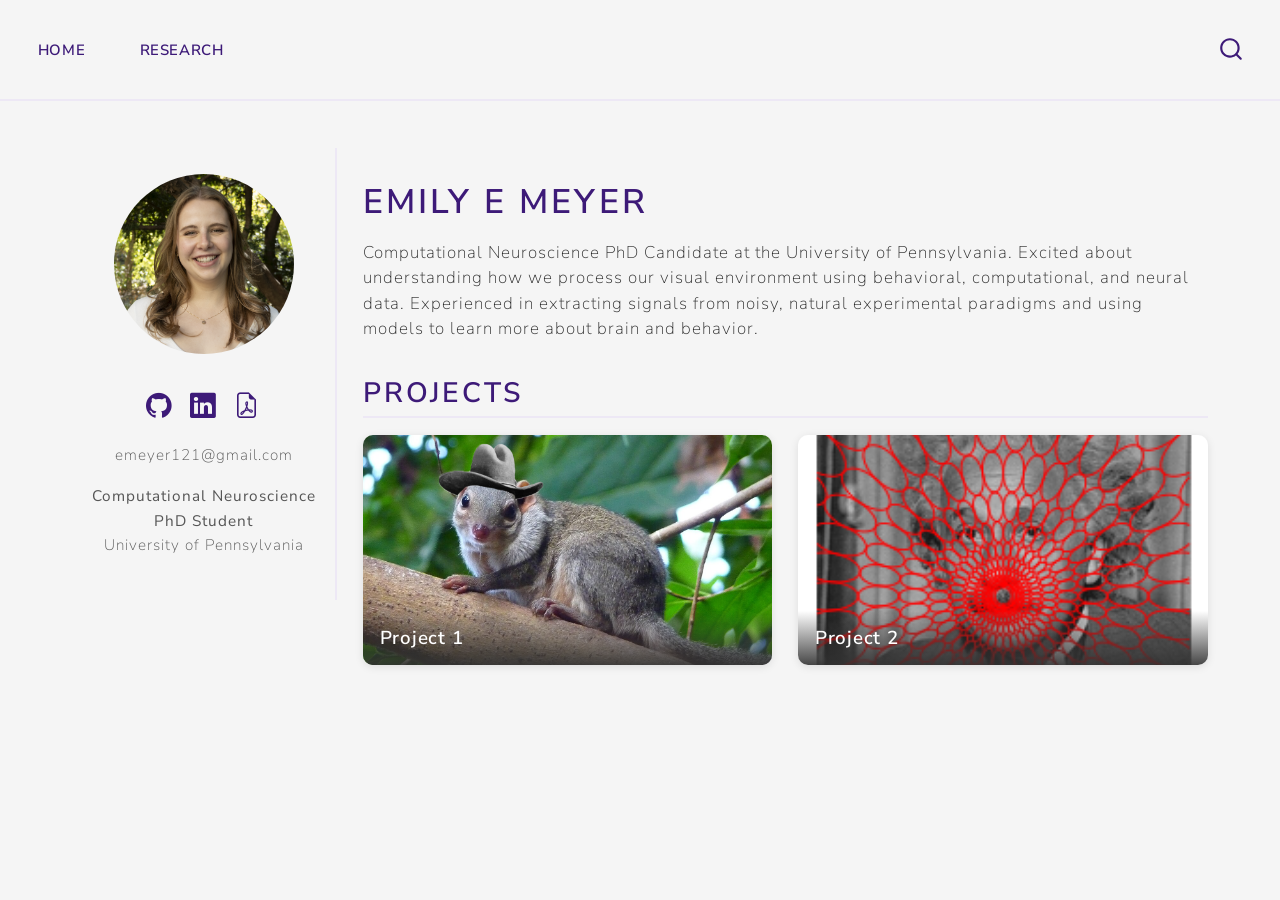
<file: docs/index.html>
<!DOCTYPE html>
<html xmlns="http://www.w3.org/1999/xhtml" lang="en" xml:lang="en"><head>

<meta charset="utf-8">
<meta name="generator" content="quarto-1.6.40">

<meta name="viewport" content="width=device-width, initial-scale=1.0, user-scalable=yes">


<title>Emily E Meyer</title>
<style>
code{white-space: pre-wrap;}
span.smallcaps{font-variant: small-caps;}
div.columns{display: flex; gap: min(4vw, 1.5em);}
div.column{flex: auto; overflow-x: auto;}
div.hanging-indent{margin-left: 1.5em; text-indent: -1.5em;}
ul.task-list{list-style: none;}
ul.task-list li input[type="checkbox"] {
  width: 0.8em;
  margin: 0 0.8em 0.2em -1em; /* quarto-specific, see https://github.com/quarto-dev/quarto-cli/issues/4556 */ 
  vertical-align: middle;
}
</style>


<script src="site_libs/quarto-nav/quarto-nav.js"></script>
<script src="site_libs/quarto-nav/headroom.min.js"></script>
<script src="site_libs/clipboard/clipboard.min.js"></script>
<script src="site_libs/quarto-search/autocomplete.umd.js"></script>
<script src="site_libs/quarto-search/fuse.min.js"></script>
<script src="site_libs/quarto-search/quarto-search.js"></script>
<meta name="quarto:offset" content="./">
<script src="site_libs/quarto-html/quarto.js"></script>
<script src="site_libs/quarto-html/popper.min.js"></script>
<script src="site_libs/quarto-html/tippy.umd.min.js"></script>
<script src="site_libs/quarto-html/anchor.min.js"></script>
<link href="site_libs/quarto-html/tippy.css" rel="stylesheet">
<link href="site_libs/quarto-html/quarto-syntax-highlighting-549806ee2085284f45b00abea8c6df48.css" rel="stylesheet" id="quarto-text-highlighting-styles">
<script src="site_libs/bootstrap/bootstrap.min.js"></script>
<link href="site_libs/bootstrap/bootstrap-icons.css" rel="stylesheet">
<link href="site_libs/bootstrap/bootstrap-954bb99f313eb32729b46c2f1ee35968.min.css" rel="stylesheet" append-hash="true" id="quarto-bootstrap" data-mode="light">
<script id="quarto-search-options" type="application/json">{
  "location": "navbar",
  "copy-button": false,
  "collapse-after": 3,
  "panel-placement": "end",
  "type": "overlay",
  "limit": 50,
  "keyboard-shortcut": [
    "f",
    "/",
    "s"
  ],
  "show-item-context": false,
  "language": {
    "search-no-results-text": "No results",
    "search-matching-documents-text": "matching documents",
    "search-copy-link-title": "Copy link to search",
    "search-hide-matches-text": "Hide additional matches",
    "search-more-match-text": "more match in this document",
    "search-more-matches-text": "more matches in this document",
    "search-clear-button-title": "Clear",
    "search-text-placeholder": "",
    "search-detached-cancel-button-title": "Cancel",
    "search-submit-button-title": "Submit",
    "search-label": "Search"
  }
}</script>


<link rel="stylesheet" href="styles.css">
</head>

<body class="nav-fixed">

<div id="quarto-search-results"></div>
  <header id="quarto-header" class="headroom fixed-top">
    <nav class="navbar navbar-expand-lg " data-bs-theme="dark">
      <div class="navbar-container container-fluid">
            <div id="quarto-search" class="" title="Search"></div>
          <button class="navbar-toggler" type="button" data-bs-toggle="collapse" data-bs-target="#navbarCollapse" aria-controls="navbarCollapse" role="menu" aria-expanded="false" aria-label="Toggle navigation" onclick="if (window.quartoToggleHeadroom) { window.quartoToggleHeadroom(); }">
  <span class="navbar-toggler-icon"></span>
</button>
          <div class="collapse navbar-collapse" id="navbarCollapse">
            <ul class="navbar-nav navbar-nav-scroll me-auto">
  <li class="nav-item">
    <a class="nav-link active" href="./index.html" aria-current="page"> 
<span class="menu-text">Home</span></a>
  </li>  
  <li class="nav-item">
    <a class="nav-link" href="./posts/index.qmd"> 
<span class="menu-text">Research</span></a>
  </li>  
</ul>
          </div> <!-- /navcollapse -->
            <div class="quarto-navbar-tools">
</div>
      </div> <!-- /container-fluid -->
    </nav>
</header>
<!-- content -->
<div id="quarto-content" class="quarto-container page-columns page-rows-contents page-layout-full page-navbar">
<!-- sidebar -->
<!-- margin-sidebar -->
    
<!-- main -->
<main class="content column-page" id="quarto-document-content"><header id="title-block-header" class="quarto-title-block"></header>




<div class="grid">
<div class="g-col-3">
<div class="sidebar-container">
<p><img src="assets/headshot.png" class="profile-pic img-fluid"></p>
<div class="social-icons">
  <a href="https://github.com/emeyer121" target="_blank">
    <i class="bi bi-github"></i>
  </a>
  <a href="https://linkedin.com/in/emeyer121" target="_blank">
    <i class="bi bi-linkedin"></i>
  </a>
  <a href="assets/cv.pdf" target="_blank">
    <i class="bi bi-file-earmark-pdf"></i>
  </a>
</div>
<div class="contact-info">
<p>emeyer121@gmail.com</p>
<p><strong>Computational Neuroscience PhD Student</strong><br>
University of Pennsylvania</p>
</div>
</div>
</div>
<section id="emily-e-meyer" class="level1 g-col-9">
<h1>Emily E Meyer</h1>
<p>Computational Neuroscience PhD Candidate at the University of Pennsylvania. Excited about understanding how we process our visual environment using behavioral, computational, and neural data. Experienced in extracting signals from noisy, natural experimental paradigms and using models to learn more about brain and behavior.</p>
<section id="projects" class="level2">
<h2 class="anchored" data-anchor-id="projects">Projects</h2>
<div class="project-grid">

  <a href="posts/project1/index.html" class="project-card">
    <img src="assets/shrew.png" alt="Project 1">
    <div class="project-overlay"><span>Project 1</span></div>
  </a>

  <a href="posts/project2/index.html" class="project-card">
    <img src="assets/einstein_windows.png" alt="Project 2">
    <div class="project-overlay"><span>Project 2</span></div>
  </a>

</div>
</section>
</section>
</div>



</main> <!-- /main -->
<script id="quarto-html-after-body" type="application/javascript">
window.document.addEventListener("DOMContentLoaded", function (event) {
  const toggleBodyColorMode = (bsSheetEl) => {
    const mode = bsSheetEl.getAttribute("data-mode");
    const bodyEl = window.document.querySelector("body");
    if (mode === "dark") {
      bodyEl.classList.add("quarto-dark");
      bodyEl.classList.remove("quarto-light");
    } else {
      bodyEl.classList.add("quarto-light");
      bodyEl.classList.remove("quarto-dark");
    }
  }
  const toggleBodyColorPrimary = () => {
    const bsSheetEl = window.document.querySelector("link#quarto-bootstrap");
    if (bsSheetEl) {
      toggleBodyColorMode(bsSheetEl);
    }
  }
  toggleBodyColorPrimary();  
  const icon = "";
  const anchorJS = new window.AnchorJS();
  anchorJS.options = {
    placement: 'right',
    icon: icon
  };
  anchorJS.add('.anchored');
  const isCodeAnnotation = (el) => {
    for (const clz of el.classList) {
      if (clz.startsWith('code-annotation-')) {                     
        return true;
      }
    }
    return false;
  }
  const onCopySuccess = function(e) {
    // button target
    const button = e.trigger;
    // don't keep focus
    button.blur();
    // flash "checked"
    button.classList.add('code-copy-button-checked');
    var currentTitle = button.getAttribute("title");
    button.setAttribute("title", "Copied!");
    let tooltip;
    if (window.bootstrap) {
      button.setAttribute("data-bs-toggle", "tooltip");
      button.setAttribute("data-bs-placement", "left");
      button.setAttribute("data-bs-title", "Copied!");
      tooltip = new bootstrap.Tooltip(button, 
        { trigger: "manual", 
          customClass: "code-copy-button-tooltip",
          offset: [0, -8]});
      tooltip.show();    
    }
    setTimeout(function() {
      if (tooltip) {
        tooltip.hide();
        button.removeAttribute("data-bs-title");
        button.removeAttribute("data-bs-toggle");
        button.removeAttribute("data-bs-placement");
      }
      button.setAttribute("title", currentTitle);
      button.classList.remove('code-copy-button-checked');
    }, 1000);
    // clear code selection
    e.clearSelection();
  }
  const getTextToCopy = function(trigger) {
      const codeEl = trigger.previousElementSibling.cloneNode(true);
      for (const childEl of codeEl.children) {
        if (isCodeAnnotation(childEl)) {
          childEl.remove();
        }
      }
      return codeEl.innerText;
  }
  const clipboard = new window.ClipboardJS('.code-copy-button:not([data-in-quarto-modal])', {
    text: getTextToCopy
  });
  clipboard.on('success', onCopySuccess);
  if (window.document.getElementById('quarto-embedded-source-code-modal')) {
    const clipboardModal = new window.ClipboardJS('.code-copy-button[data-in-quarto-modal]', {
      text: getTextToCopy,
      container: window.document.getElementById('quarto-embedded-source-code-modal')
    });
    clipboardModal.on('success', onCopySuccess);
  }
    var localhostRegex = new RegExp(/^(?:http|https):\/\/localhost\:?[0-9]*\//);
    var mailtoRegex = new RegExp(/^mailto:/);
      var filterRegex = new RegExp('/' + window.location.host + '/');
    var isInternal = (href) => {
        return filterRegex.test(href) || localhostRegex.test(href) || mailtoRegex.test(href);
    }
    // Inspect non-navigation links and adorn them if external
 	var links = window.document.querySelectorAll('a[href]:not(.nav-link):not(.navbar-brand):not(.toc-action):not(.sidebar-link):not(.sidebar-item-toggle):not(.pagination-link):not(.no-external):not([aria-hidden]):not(.dropdown-item):not(.quarto-navigation-tool):not(.about-link)');
    for (var i=0; i<links.length; i++) {
      const link = links[i];
      if (!isInternal(link.href)) {
        // undo the damage that might have been done by quarto-nav.js in the case of
        // links that we want to consider external
        if (link.dataset.originalHref !== undefined) {
          link.href = link.dataset.originalHref;
        }
      }
    }
  function tippyHover(el, contentFn, onTriggerFn, onUntriggerFn) {
    const config = {
      allowHTML: true,
      maxWidth: 500,
      delay: 100,
      arrow: false,
      appendTo: function(el) {
          return el.parentElement;
      },
      interactive: true,
      interactiveBorder: 10,
      theme: 'quarto',
      placement: 'bottom-start',
    };
    if (contentFn) {
      config.content = contentFn;
    }
    if (onTriggerFn) {
      config.onTrigger = onTriggerFn;
    }
    if (onUntriggerFn) {
      config.onUntrigger = onUntriggerFn;
    }
    window.tippy(el, config); 
  }
  const noterefs = window.document.querySelectorAll('a[role="doc-noteref"]');
  for (var i=0; i<noterefs.length; i++) {
    const ref = noterefs[i];
    tippyHover(ref, function() {
      // use id or data attribute instead here
      let href = ref.getAttribute('data-footnote-href') || ref.getAttribute('href');
      try { href = new URL(href).hash; } catch {}
      const id = href.replace(/^#\/?/, "");
      const note = window.document.getElementById(id);
      if (note) {
        return note.innerHTML;
      } else {
        return "";
      }
    });
  }
  const xrefs = window.document.querySelectorAll('a.quarto-xref');
  const processXRef = (id, note) => {
    // Strip column container classes
    const stripColumnClz = (el) => {
      el.classList.remove("page-full", "page-columns");
      if (el.children) {
        for (const child of el.children) {
          stripColumnClz(child);
        }
      }
    }
    stripColumnClz(note)
    if (id === null || id.startsWith('sec-')) {
      // Special case sections, only their first couple elements
      const container = document.createElement("div");
      if (note.children && note.children.length > 2) {
        container.appendChild(note.children[0].cloneNode(true));
        for (let i = 1; i < note.children.length; i++) {
          const child = note.children[i];
          if (child.tagName === "P" && child.innerText === "") {
            continue;
          } else {
            container.appendChild(child.cloneNode(true));
            break;
          }
        }
        if (window.Quarto?.typesetMath) {
          window.Quarto.typesetMath(container);
        }
        return container.innerHTML
      } else {
        if (window.Quarto?.typesetMath) {
          window.Quarto.typesetMath(note);
        }
        return note.innerHTML;
      }
    } else {
      // Remove any anchor links if they are present
      const anchorLink = note.querySelector('a.anchorjs-link');
      if (anchorLink) {
        anchorLink.remove();
      }
      if (window.Quarto?.typesetMath) {
        window.Quarto.typesetMath(note);
      }
      if (note.classList.contains("callout")) {
        return note.outerHTML;
      } else {
        return note.innerHTML;
      }
    }
  }
  for (var i=0; i<xrefs.length; i++) {
    const xref = xrefs[i];
    tippyHover(xref, undefined, function(instance) {
      instance.disable();
      let url = xref.getAttribute('href');
      let hash = undefined; 
      if (url.startsWith('#')) {
        hash = url;
      } else {
        try { hash = new URL(url).hash; } catch {}
      }
      if (hash) {
        const id = hash.replace(/^#\/?/, "");
        const note = window.document.getElementById(id);
        if (note !== null) {
          try {
            const html = processXRef(id, note.cloneNode(true));
            instance.setContent(html);
          } finally {
            instance.enable();
            instance.show();
          }
        } else {
          // See if we can fetch this
          fetch(url.split('#')[0])
          .then(res => res.text())
          .then(html => {
            const parser = new DOMParser();
            const htmlDoc = parser.parseFromString(html, "text/html");
            const note = htmlDoc.getElementById(id);
            if (note !== null) {
              const html = processXRef(id, note);
              instance.setContent(html);
            } 
          }).finally(() => {
            instance.enable();
            instance.show();
          });
        }
      } else {
        // See if we can fetch a full url (with no hash to target)
        // This is a special case and we should probably do some content thinning / targeting
        fetch(url)
        .then(res => res.text())
        .then(html => {
          const parser = new DOMParser();
          const htmlDoc = parser.parseFromString(html, "text/html");
          const note = htmlDoc.querySelector('main.content');
          if (note !== null) {
            // This should only happen for chapter cross references
            // (since there is no id in the URL)
            // remove the first header
            if (note.children.length > 0 && note.children[0].tagName === "HEADER") {
              note.children[0].remove();
            }
            const html = processXRef(null, note);
            instance.setContent(html);
          } 
        }).finally(() => {
          instance.enable();
          instance.show();
        });
      }
    }, function(instance) {
    });
  }
      let selectedAnnoteEl;
      const selectorForAnnotation = ( cell, annotation) => {
        let cellAttr = 'data-code-cell="' + cell + '"';
        let lineAttr = 'data-code-annotation="' +  annotation + '"';
        const selector = 'span[' + cellAttr + '][' + lineAttr + ']';
        return selector;
      }
      const selectCodeLines = (annoteEl) => {
        const doc = window.document;
        const targetCell = annoteEl.getAttribute("data-target-cell");
        const targetAnnotation = annoteEl.getAttribute("data-target-annotation");
        const annoteSpan = window.document.querySelector(selectorForAnnotation(targetCell, targetAnnotation));
        const lines = annoteSpan.getAttribute("data-code-lines").split(",");
        const lineIds = lines.map((line) => {
          return targetCell + "-" + line;
        })
        let top = null;
        let height = null;
        let parent = null;
        if (lineIds.length > 0) {
            //compute the position of the single el (top and bottom and make a div)
            const el = window.document.getElementById(lineIds[0]);
            top = el.offsetTop;
            height = el.offsetHeight;
            parent = el.parentElement.parentElement;
          if (lineIds.length > 1) {
            const lastEl = window.document.getElementById(lineIds[lineIds.length - 1]);
            const bottom = lastEl.offsetTop + lastEl.offsetHeight;
            height = bottom - top;
          }
          if (top !== null && height !== null && parent !== null) {
            // cook up a div (if necessary) and position it 
            let div = window.document.getElementById("code-annotation-line-highlight");
            if (div === null) {
              div = window.document.createElement("div");
              div.setAttribute("id", "code-annotation-line-highlight");
              div.style.position = 'absolute';
              parent.appendChild(div);
            }
            div.style.top = top - 2 + "px";
            div.style.height = height + 4 + "px";
            div.style.left = 0;
            let gutterDiv = window.document.getElementById("code-annotation-line-highlight-gutter");
            if (gutterDiv === null) {
              gutterDiv = window.document.createElement("div");
              gutterDiv.setAttribute("id", "code-annotation-line-highlight-gutter");
              gutterDiv.style.position = 'absolute';
              const codeCell = window.document.getElementById(targetCell);
              const gutter = codeCell.querySelector('.code-annotation-gutter');
              gutter.appendChild(gutterDiv);
            }
            gutterDiv.style.top = top - 2 + "px";
            gutterDiv.style.height = height + 4 + "px";
          }
          selectedAnnoteEl = annoteEl;
        }
      };
      const unselectCodeLines = () => {
        const elementsIds = ["code-annotation-line-highlight", "code-annotation-line-highlight-gutter"];
        elementsIds.forEach((elId) => {
          const div = window.document.getElementById(elId);
          if (div) {
            div.remove();
          }
        });
        selectedAnnoteEl = undefined;
      };
        // Handle positioning of the toggle
    window.addEventListener(
      "resize",
      throttle(() => {
        elRect = undefined;
        if (selectedAnnoteEl) {
          selectCodeLines(selectedAnnoteEl);
        }
      }, 10)
    );
    function throttle(fn, ms) {
    let throttle = false;
    let timer;
      return (...args) => {
        if(!throttle) { // first call gets through
            fn.apply(this, args);
            throttle = true;
        } else { // all the others get throttled
            if(timer) clearTimeout(timer); // cancel #2
            timer = setTimeout(() => {
              fn.apply(this, args);
              timer = throttle = false;
            }, ms);
        }
      };
    }
      // Attach click handler to the DT
      const annoteDls = window.document.querySelectorAll('dt[data-target-cell]');
      for (const annoteDlNode of annoteDls) {
        annoteDlNode.addEventListener('click', (event) => {
          const clickedEl = event.target;
          if (clickedEl !== selectedAnnoteEl) {
            unselectCodeLines();
            const activeEl = window.document.querySelector('dt[data-target-cell].code-annotation-active');
            if (activeEl) {
              activeEl.classList.remove('code-annotation-active');
            }
            selectCodeLines(clickedEl);
            clickedEl.classList.add('code-annotation-active');
          } else {
            // Unselect the line
            unselectCodeLines();
            clickedEl.classList.remove('code-annotation-active');
          }
        });
      }
  const findCites = (el) => {
    const parentEl = el.parentElement;
    if (parentEl) {
      const cites = parentEl.dataset.cites;
      if (cites) {
        return {
          el,
          cites: cites.split(' ')
        };
      } else {
        return findCites(el.parentElement)
      }
    } else {
      return undefined;
    }
  };
  var bibliorefs = window.document.querySelectorAll('a[role="doc-biblioref"]');
  for (var i=0; i<bibliorefs.length; i++) {
    const ref = bibliorefs[i];
    const citeInfo = findCites(ref);
    if (citeInfo) {
      tippyHover(citeInfo.el, function() {
        var popup = window.document.createElement('div');
        citeInfo.cites.forEach(function(cite) {
          var citeDiv = window.document.createElement('div');
          citeDiv.classList.add('hanging-indent');
          citeDiv.classList.add('csl-entry');
          var biblioDiv = window.document.getElementById('ref-' + cite);
          if (biblioDiv) {
            citeDiv.innerHTML = biblioDiv.innerHTML;
          }
          popup.appendChild(citeDiv);
        });
        return popup.innerHTML;
      });
    }
  }
});
</script>
</div> <!-- /content -->




</body></html>
</file>
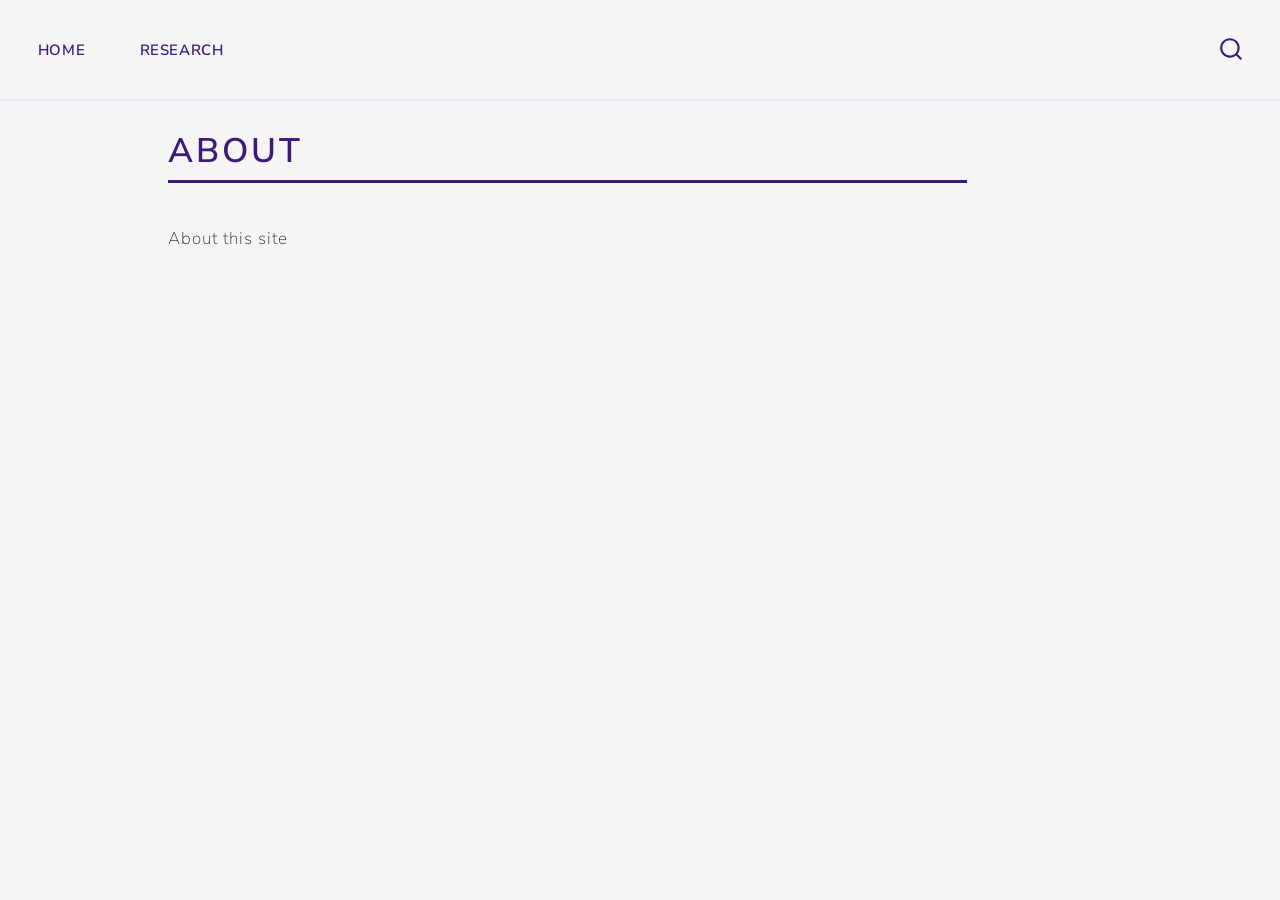
<file: docs/about.html>
<!DOCTYPE html>
<html xmlns="http://www.w3.org/1999/xhtml" lang="en" xml:lang="en"><head>

<meta charset="utf-8">
<meta name="generator" content="quarto-1.6.40">

<meta name="viewport" content="width=device-width, initial-scale=1.0, user-scalable=yes">


<title>About – Emily E Meyer</title>
<style>
code{white-space: pre-wrap;}
span.smallcaps{font-variant: small-caps;}
div.columns{display: flex; gap: min(4vw, 1.5em);}
div.column{flex: auto; overflow-x: auto;}
div.hanging-indent{margin-left: 1.5em; text-indent: -1.5em;}
ul.task-list{list-style: none;}
ul.task-list li input[type="checkbox"] {
  width: 0.8em;
  margin: 0 0.8em 0.2em -1em; /* quarto-specific, see https://github.com/quarto-dev/quarto-cli/issues/4556 */ 
  vertical-align: middle;
}
</style>


<script src="site_libs/quarto-nav/quarto-nav.js"></script>
<script src="site_libs/quarto-nav/headroom.min.js"></script>
<script src="site_libs/clipboard/clipboard.min.js"></script>
<script src="site_libs/quarto-search/autocomplete.umd.js"></script>
<script src="site_libs/quarto-search/fuse.min.js"></script>
<script src="site_libs/quarto-search/quarto-search.js"></script>
<meta name="quarto:offset" content="./">
<script src="site_libs/quarto-html/quarto.js"></script>
<script src="site_libs/quarto-html/popper.min.js"></script>
<script src="site_libs/quarto-html/tippy.umd.min.js"></script>
<script src="site_libs/quarto-html/anchor.min.js"></script>
<link href="site_libs/quarto-html/tippy.css" rel="stylesheet">
<link href="site_libs/quarto-html/quarto-syntax-highlighting-549806ee2085284f45b00abea8c6df48.css" rel="stylesheet" id="quarto-text-highlighting-styles">
<script src="site_libs/bootstrap/bootstrap.min.js"></script>
<link href="site_libs/bootstrap/bootstrap-icons.css" rel="stylesheet">
<link href="site_libs/bootstrap/bootstrap-954bb99f313eb32729b46c2f1ee35968.min.css" rel="stylesheet" append-hash="true" id="quarto-bootstrap" data-mode="light">
<script id="quarto-search-options" type="application/json">{
  "location": "navbar",
  "copy-button": false,
  "collapse-after": 3,
  "panel-placement": "end",
  "type": "overlay",
  "limit": 50,
  "keyboard-shortcut": [
    "f",
    "/",
    "s"
  ],
  "show-item-context": false,
  "language": {
    "search-no-results-text": "No results",
    "search-matching-documents-text": "matching documents",
    "search-copy-link-title": "Copy link to search",
    "search-hide-matches-text": "Hide additional matches",
    "search-more-match-text": "more match in this document",
    "search-more-matches-text": "more matches in this document",
    "search-clear-button-title": "Clear",
    "search-text-placeholder": "",
    "search-detached-cancel-button-title": "Cancel",
    "search-submit-button-title": "Submit",
    "search-label": "Search"
  }
}</script>


<link rel="stylesheet" href="styles.css">
</head>

<body class="nav-fixed">

<div id="quarto-search-results"></div>
  <header id="quarto-header" class="headroom fixed-top">
    <nav class="navbar navbar-expand-lg " data-bs-theme="dark">
      <div class="navbar-container container-fluid">
            <div id="quarto-search" class="" title="Search"></div>
          <button class="navbar-toggler" type="button" data-bs-toggle="collapse" data-bs-target="#navbarCollapse" aria-controls="navbarCollapse" role="menu" aria-expanded="false" aria-label="Toggle navigation" onclick="if (window.quartoToggleHeadroom) { window.quartoToggleHeadroom(); }">
  <span class="navbar-toggler-icon"></span>
</button>
          <div class="collapse navbar-collapse" id="navbarCollapse">
            <ul class="navbar-nav navbar-nav-scroll me-auto">
  <li class="nav-item">
    <a class="nav-link" href="./index.html"> 
<span class="menu-text">Home</span></a>
  </li>  
  <li class="nav-item">
    <a class="nav-link" href="./posts/index.qmd"> 
<span class="menu-text">Research</span></a>
  </li>  
</ul>
          </div> <!-- /navcollapse -->
            <div class="quarto-navbar-tools">
</div>
      </div> <!-- /container-fluid -->
    </nav>
</header>
<!-- content -->
<div id="quarto-content" class="quarto-container page-columns page-rows-contents page-layout-article page-navbar">
<!-- sidebar -->
<!-- margin-sidebar -->
    <div id="quarto-margin-sidebar" class="sidebar margin-sidebar zindex-bottom">
        
    </div>
<!-- main -->
<main class="content" id="quarto-document-content">

<header id="title-block-header" class="quarto-title-block default">
<div class="quarto-title">
<h1 class="title">About</h1>
</div>



<div class="quarto-title-meta">

    
  
    
  </div>
  


</header>


<p>About this site</p>



</main> <!-- /main -->
<script id="quarto-html-after-body" type="application/javascript">
window.document.addEventListener("DOMContentLoaded", function (event) {
  const toggleBodyColorMode = (bsSheetEl) => {
    const mode = bsSheetEl.getAttribute("data-mode");
    const bodyEl = window.document.querySelector("body");
    if (mode === "dark") {
      bodyEl.classList.add("quarto-dark");
      bodyEl.classList.remove("quarto-light");
    } else {
      bodyEl.classList.add("quarto-light");
      bodyEl.classList.remove("quarto-dark");
    }
  }
  const toggleBodyColorPrimary = () => {
    const bsSheetEl = window.document.querySelector("link#quarto-bootstrap");
    if (bsSheetEl) {
      toggleBodyColorMode(bsSheetEl);
    }
  }
  toggleBodyColorPrimary();  
  const icon = "";
  const anchorJS = new window.AnchorJS();
  anchorJS.options = {
    placement: 'right',
    icon: icon
  };
  anchorJS.add('.anchored');
  const isCodeAnnotation = (el) => {
    for (const clz of el.classList) {
      if (clz.startsWith('code-annotation-')) {                     
        return true;
      }
    }
    return false;
  }
  const onCopySuccess = function(e) {
    // button target
    const button = e.trigger;
    // don't keep focus
    button.blur();
    // flash "checked"
    button.classList.add('code-copy-button-checked');
    var currentTitle = button.getAttribute("title");
    button.setAttribute("title", "Copied!");
    let tooltip;
    if (window.bootstrap) {
      button.setAttribute("data-bs-toggle", "tooltip");
      button.setAttribute("data-bs-placement", "left");
      button.setAttribute("data-bs-title", "Copied!");
      tooltip = new bootstrap.Tooltip(button, 
        { trigger: "manual", 
          customClass: "code-copy-button-tooltip",
          offset: [0, -8]});
      tooltip.show();    
    }
    setTimeout(function() {
      if (tooltip) {
        tooltip.hide();
        button.removeAttribute("data-bs-title");
        button.removeAttribute("data-bs-toggle");
        button.removeAttribute("data-bs-placement");
      }
      button.setAttribute("title", currentTitle);
      button.classList.remove('code-copy-button-checked');
    }, 1000);
    // clear code selection
    e.clearSelection();
  }
  const getTextToCopy = function(trigger) {
      const codeEl = trigger.previousElementSibling.cloneNode(true);
      for (const childEl of codeEl.children) {
        if (isCodeAnnotation(childEl)) {
          childEl.remove();
        }
      }
      return codeEl.innerText;
  }
  const clipboard = new window.ClipboardJS('.code-copy-button:not([data-in-quarto-modal])', {
    text: getTextToCopy
  });
  clipboard.on('success', onCopySuccess);
  if (window.document.getElementById('quarto-embedded-source-code-modal')) {
    const clipboardModal = new window.ClipboardJS('.code-copy-button[data-in-quarto-modal]', {
      text: getTextToCopy,
      container: window.document.getElementById('quarto-embedded-source-code-modal')
    });
    clipboardModal.on('success', onCopySuccess);
  }
    var localhostRegex = new RegExp(/^(?:http|https):\/\/localhost\:?[0-9]*\//);
    var mailtoRegex = new RegExp(/^mailto:/);
      var filterRegex = new RegExp('/' + window.location.host + '/');
    var isInternal = (href) => {
        return filterRegex.test(href) || localhostRegex.test(href) || mailtoRegex.test(href);
    }
    // Inspect non-navigation links and adorn them if external
 	var links = window.document.querySelectorAll('a[href]:not(.nav-link):not(.navbar-brand):not(.toc-action):not(.sidebar-link):not(.sidebar-item-toggle):not(.pagination-link):not(.no-external):not([aria-hidden]):not(.dropdown-item):not(.quarto-navigation-tool):not(.about-link)');
    for (var i=0; i<links.length; i++) {
      const link = links[i];
      if (!isInternal(link.href)) {
        // undo the damage that might have been done by quarto-nav.js in the case of
        // links that we want to consider external
        if (link.dataset.originalHref !== undefined) {
          link.href = link.dataset.originalHref;
        }
      }
    }
  function tippyHover(el, contentFn, onTriggerFn, onUntriggerFn) {
    const config = {
      allowHTML: true,
      maxWidth: 500,
      delay: 100,
      arrow: false,
      appendTo: function(el) {
          return el.parentElement;
      },
      interactive: true,
      interactiveBorder: 10,
      theme: 'quarto',
      placement: 'bottom-start',
    };
    if (contentFn) {
      config.content = contentFn;
    }
    if (onTriggerFn) {
      config.onTrigger = onTriggerFn;
    }
    if (onUntriggerFn) {
      config.onUntrigger = onUntriggerFn;
    }
    window.tippy(el, config); 
  }
  const noterefs = window.document.querySelectorAll('a[role="doc-noteref"]');
  for (var i=0; i<noterefs.length; i++) {
    const ref = noterefs[i];
    tippyHover(ref, function() {
      // use id or data attribute instead here
      let href = ref.getAttribute('data-footnote-href') || ref.getAttribute('href');
      try { href = new URL(href).hash; } catch {}
      const id = href.replace(/^#\/?/, "");
      const note = window.document.getElementById(id);
      if (note) {
        return note.innerHTML;
      } else {
        return "";
      }
    });
  }
  const xrefs = window.document.querySelectorAll('a.quarto-xref');
  const processXRef = (id, note) => {
    // Strip column container classes
    const stripColumnClz = (el) => {
      el.classList.remove("page-full", "page-columns");
      if (el.children) {
        for (const child of el.children) {
          stripColumnClz(child);
        }
      }
    }
    stripColumnClz(note)
    if (id === null || id.startsWith('sec-')) {
      // Special case sections, only their first couple elements
      const container = document.createElement("div");
      if (note.children && note.children.length > 2) {
        container.appendChild(note.children[0].cloneNode(true));
        for (let i = 1; i < note.children.length; i++) {
          const child = note.children[i];
          if (child.tagName === "P" && child.innerText === "") {
            continue;
          } else {
            container.appendChild(child.cloneNode(true));
            break;
          }
        }
        if (window.Quarto?.typesetMath) {
          window.Quarto.typesetMath(container);
        }
        return container.innerHTML
      } else {
        if (window.Quarto?.typesetMath) {
          window.Quarto.typesetMath(note);
        }
        return note.innerHTML;
      }
    } else {
      // Remove any anchor links if they are present
      const anchorLink = note.querySelector('a.anchorjs-link');
      if (anchorLink) {
        anchorLink.remove();
      }
      if (window.Quarto?.typesetMath) {
        window.Quarto.typesetMath(note);
      }
      if (note.classList.contains("callout")) {
        return note.outerHTML;
      } else {
        return note.innerHTML;
      }
    }
  }
  for (var i=0; i<xrefs.length; i++) {
    const xref = xrefs[i];
    tippyHover(xref, undefined, function(instance) {
      instance.disable();
      let url = xref.getAttribute('href');
      let hash = undefined; 
      if (url.startsWith('#')) {
        hash = url;
      } else {
        try { hash = new URL(url).hash; } catch {}
      }
      if (hash) {
        const id = hash.replace(/^#\/?/, "");
        const note = window.document.getElementById(id);
        if (note !== null) {
          try {
            const html = processXRef(id, note.cloneNode(true));
            instance.setContent(html);
          } finally {
            instance.enable();
            instance.show();
          }
        } else {
          // See if we can fetch this
          fetch(url.split('#')[0])
          .then(res => res.text())
          .then(html => {
            const parser = new DOMParser();
            const htmlDoc = parser.parseFromString(html, "text/html");
            const note = htmlDoc.getElementById(id);
            if (note !== null) {
              const html = processXRef(id, note);
              instance.setContent(html);
            } 
          }).finally(() => {
            instance.enable();
            instance.show();
          });
        }
      } else {
        // See if we can fetch a full url (with no hash to target)
        // This is a special case and we should probably do some content thinning / targeting
        fetch(url)
        .then(res => res.text())
        .then(html => {
          const parser = new DOMParser();
          const htmlDoc = parser.parseFromString(html, "text/html");
          const note = htmlDoc.querySelector('main.content');
          if (note !== null) {
            // This should only happen for chapter cross references
            // (since there is no id in the URL)
            // remove the first header
            if (note.children.length > 0 && note.children[0].tagName === "HEADER") {
              note.children[0].remove();
            }
            const html = processXRef(null, note);
            instance.setContent(html);
          } 
        }).finally(() => {
          instance.enable();
          instance.show();
        });
      }
    }, function(instance) {
    });
  }
      let selectedAnnoteEl;
      const selectorForAnnotation = ( cell, annotation) => {
        let cellAttr = 'data-code-cell="' + cell + '"';
        let lineAttr = 'data-code-annotation="' +  annotation + '"';
        const selector = 'span[' + cellAttr + '][' + lineAttr + ']';
        return selector;
      }
      const selectCodeLines = (annoteEl) => {
        const doc = window.document;
        const targetCell = annoteEl.getAttribute("data-target-cell");
        const targetAnnotation = annoteEl.getAttribute("data-target-annotation");
        const annoteSpan = window.document.querySelector(selectorForAnnotation(targetCell, targetAnnotation));
        const lines = annoteSpan.getAttribute("data-code-lines").split(",");
        const lineIds = lines.map((line) => {
          return targetCell + "-" + line;
        })
        let top = null;
        let height = null;
        let parent = null;
        if (lineIds.length > 0) {
            //compute the position of the single el (top and bottom and make a div)
            const el = window.document.getElementById(lineIds[0]);
            top = el.offsetTop;
            height = el.offsetHeight;
            parent = el.parentElement.parentElement;
          if (lineIds.length > 1) {
            const lastEl = window.document.getElementById(lineIds[lineIds.length - 1]);
            const bottom = lastEl.offsetTop + lastEl.offsetHeight;
            height = bottom - top;
          }
          if (top !== null && height !== null && parent !== null) {
            // cook up a div (if necessary) and position it 
            let div = window.document.getElementById("code-annotation-line-highlight");
            if (div === null) {
              div = window.document.createElement("div");
              div.setAttribute("id", "code-annotation-line-highlight");
              div.style.position = 'absolute';
              parent.appendChild(div);
            }
            div.style.top = top - 2 + "px";
            div.style.height = height + 4 + "px";
            div.style.left = 0;
            let gutterDiv = window.document.getElementById("code-annotation-line-highlight-gutter");
            if (gutterDiv === null) {
              gutterDiv = window.document.createElement("div");
              gutterDiv.setAttribute("id", "code-annotation-line-highlight-gutter");
              gutterDiv.style.position = 'absolute';
              const codeCell = window.document.getElementById(targetCell);
              const gutter = codeCell.querySelector('.code-annotation-gutter');
              gutter.appendChild(gutterDiv);
            }
            gutterDiv.style.top = top - 2 + "px";
            gutterDiv.style.height = height + 4 + "px";
          }
          selectedAnnoteEl = annoteEl;
        }
      };
      const unselectCodeLines = () => {
        const elementsIds = ["code-annotation-line-highlight", "code-annotation-line-highlight-gutter"];
        elementsIds.forEach((elId) => {
          const div = window.document.getElementById(elId);
          if (div) {
            div.remove();
          }
        });
        selectedAnnoteEl = undefined;
      };
        // Handle positioning of the toggle
    window.addEventListener(
      "resize",
      throttle(() => {
        elRect = undefined;
        if (selectedAnnoteEl) {
          selectCodeLines(selectedAnnoteEl);
        }
      }, 10)
    );
    function throttle(fn, ms) {
    let throttle = false;
    let timer;
      return (...args) => {
        if(!throttle) { // first call gets through
            fn.apply(this, args);
            throttle = true;
        } else { // all the others get throttled
            if(timer) clearTimeout(timer); // cancel #2
            timer = setTimeout(() => {
              fn.apply(this, args);
              timer = throttle = false;
            }, ms);
        }
      };
    }
      // Attach click handler to the DT
      const annoteDls = window.document.querySelectorAll('dt[data-target-cell]');
      for (const annoteDlNode of annoteDls) {
        annoteDlNode.addEventListener('click', (event) => {
          const clickedEl = event.target;
          if (clickedEl !== selectedAnnoteEl) {
            unselectCodeLines();
            const activeEl = window.document.querySelector('dt[data-target-cell].code-annotation-active');
            if (activeEl) {
              activeEl.classList.remove('code-annotation-active');
            }
            selectCodeLines(clickedEl);
            clickedEl.classList.add('code-annotation-active');
          } else {
            // Unselect the line
            unselectCodeLines();
            clickedEl.classList.remove('code-annotation-active');
          }
        });
      }
  const findCites = (el) => {
    const parentEl = el.parentElement;
    if (parentEl) {
      const cites = parentEl.dataset.cites;
      if (cites) {
        return {
          el,
          cites: cites.split(' ')
        };
      } else {
        return findCites(el.parentElement)
      }
    } else {
      return undefined;
    }
  };
  var bibliorefs = window.document.querySelectorAll('a[role="doc-biblioref"]');
  for (var i=0; i<bibliorefs.length; i++) {
    const ref = bibliorefs[i];
    const citeInfo = findCites(ref);
    if (citeInfo) {
      tippyHover(citeInfo.el, function() {
        var popup = window.document.createElement('div');
        citeInfo.cites.forEach(function(cite) {
          var citeDiv = window.document.createElement('div');
          citeDiv.classList.add('hanging-indent');
          citeDiv.classList.add('csl-entry');
          var biblioDiv = window.document.getElementById('ref-' + cite);
          if (biblioDiv) {
            citeDiv.innerHTML = biblioDiv.innerHTML;
          }
          popup.appendChild(citeDiv);
        });
        return popup.innerHTML;
      });
    }
  }
});
</script>
</div> <!-- /content -->




</body></html>
</file>
<file: docs/site_libs/quarto-html/tippy.css>
.tippy-box[data-animation=fade][data-state=hidden]{opacity:0}[data-tippy-root]{max-width:calc(100vw - 10px)}.tippy-box{position:relative;background-color:#333;color:#fff;border-radius:4px;font-size:14px;line-height:1.4;white-space:normal;outline:0;transition-property:transform,visibility,opacity}.tippy-box[data-placement^=top]>.tippy-arrow{bottom:0}.tippy-box[data-placement^=top]>.tippy-arrow:before{bottom:-7px;left:0;border-width:8px 8px 0;border-top-color:initial;transform-origin:center top}.tippy-box[data-placement^=bottom]>.tippy-arrow{top:0}.tippy-box[data-placement^=bottom]>.tippy-arrow:before{top:-7px;left:0;border-width:0 8px 8px;border-bottom-color:initial;transform-origin:center bottom}.tippy-box[data-placement^=left]>.tippy-arrow{right:0}.tippy-box[data-placement^=left]>.tippy-arrow:before{border-width:8px 0 8px 8px;border-left-color:initial;right:-7px;transform-origin:center left}.tippy-box[data-placement^=right]>.tippy-arrow{left:0}.tippy-box[data-placement^=right]>.tippy-arrow:before{left:-7px;border-width:8px 8px 8px 0;border-right-color:initial;transform-origin:center right}.tippy-box[data-inertia][data-state=visible]{transition-timing-function:cubic-bezier(.54,1.5,.38,1.11)}.tippy-arrow{width:16px;height:16px;color:#333}.tippy-arrow:before{content:"";position:absolute;border-color:transparent;border-style:solid}.tippy-content{position:relative;padding:5px 9px;z-index:1}
</file>
<file: docs/site_libs/quarto-html/quarto-syntax-highlighting-549806ee2085284f45b00abea8c6df48.css>
/* quarto syntax highlight colors */
:root {
  --quarto-hl-ot-color: #003B4F;
  --quarto-hl-at-color: #657422;
  --quarto-hl-ss-color: #20794D;
  --quarto-hl-an-color: #5E5E5E;
  --quarto-hl-fu-color: #4758AB;
  --quarto-hl-st-color: #20794D;
  --quarto-hl-cf-color: #003B4F;
  --quarto-hl-op-color: #5E5E5E;
  --quarto-hl-er-color: #AD0000;
  --quarto-hl-bn-color: #AD0000;
  --quarto-hl-al-color: #AD0000;
  --quarto-hl-va-color: #111111;
  --quarto-hl-bu-color: inherit;
  --quarto-hl-ex-color: inherit;
  --quarto-hl-pp-color: #AD0000;
  --quarto-hl-in-color: #5E5E5E;
  --quarto-hl-vs-color: #20794D;
  --quarto-hl-wa-color: #5E5E5E;
  --quarto-hl-do-color: #5E5E5E;
  --quarto-hl-im-color: #00769E;
  --quarto-hl-ch-color: #20794D;
  --quarto-hl-dt-color: #AD0000;
  --quarto-hl-fl-color: #AD0000;
  --quarto-hl-co-color: #5E5E5E;
  --quarto-hl-cv-color: #5E5E5E;
  --quarto-hl-cn-color: #8f5902;
  --quarto-hl-sc-color: #5E5E5E;
  --quarto-hl-dv-color: #AD0000;
  --quarto-hl-kw-color: #003B4F;
}

/* other quarto variables */
:root {
  --quarto-font-monospace: SFMono-Regular, Menlo, Monaco, Consolas, "Liberation Mono", "Courier New", monospace;
}

pre > code.sourceCode > span {
  color: #003B4F;
}

code span {
  color: #003B4F;
}

code.sourceCode > span {
  color: #003B4F;
}

div.sourceCode,
div.sourceCode pre.sourceCode {
  color: #003B4F;
}

code span.ot {
  color: #003B4F;
  font-style: inherit;
}

code span.at {
  color: #657422;
  font-style: inherit;
}

code span.ss {
  color: #20794D;
  font-style: inherit;
}

code span.an {
  color: #5E5E5E;
  font-style: inherit;
}

code span.fu {
  color: #4758AB;
  font-style: inherit;
}

code span.st {
  color: #20794D;
  font-style: inherit;
}

code span.cf {
  color: #003B4F;
  font-weight: bold;
  font-style: inherit;
}

code span.op {
  color: #5E5E5E;
  font-style: inherit;
}

code span.er {
  color: #AD0000;
  font-style: inherit;
}

code span.bn {
  color: #AD0000;
  font-style: inherit;
}

code span.al {
  color: #AD0000;
  font-style: inherit;
}

code span.va {
  color: #111111;
  font-style: inherit;
}

code span.bu {
  font-style: inherit;
}

code span.ex {
  font-style: inherit;
}

code span.pp {
  color: #AD0000;
  font-style: inherit;
}

code span.in {
  color: #5E5E5E;
  font-style: inherit;
}

code span.vs {
  color: #20794D;
  font-style: inherit;
}

code span.wa {
  color: #5E5E5E;
  font-style: italic;
}

code span.do {
  color: #5E5E5E;
  font-style: italic;
}

code span.im {
  color: #00769E;
  font-style: inherit;
}

code span.ch {
  color: #20794D;
  font-style: inherit;
}

code span.dt {
  color: #AD0000;
  font-style: inherit;
}

code span.fl {
  color: #AD0000;
  font-style: inherit;
}

code span.co {
  color: #5E5E5E;
  font-style: inherit;
}

code span.cv {
  color: #5E5E5E;
  font-style: italic;
}

code span.cn {
  color: #8f5902;
  font-style: inherit;
}

code span.sc {
  color: #5E5E5E;
  font-style: inherit;
}

code span.dv {
  color: #AD0000;
  font-style: inherit;
}

code span.kw {
  color: #003B4F;
  font-weight: bold;
  font-style: inherit;
}

.prevent-inlining {
  content: "</";
}

/*# sourceMappingURL=ae99138f4fbc2fb4c9f5e5cd69c22459.css.map */
</file>
<file: docs/styles.css>
/* ── Quiet Light Purple Palette ─────────── */
:root {
  --accent-primary: #3D1A78;      /* deep dark indigo-purple ← updated */
  --accent-secondary: #2A4F8A;    /* deeper slate blue ← updated */
  --accent-light: #EDE8F5;        /* pale lavender - keep as is */
  --accent-code: #6B2FAE;         /* deeper code purple ← updated */
  --bg-main: #F5F5F5;             /* warm off-white - keep as is */
  --text-main: #2C2C2C;           /* very dark purple instead of charcoal ← updated */
  --text-subtle: #555555;         /* muted dark purple instead of grey ← updated */
}

/* ── Global ─────────────────────────────── */
body {
  background-color: var(--bg-main);
  color: var(--text-main);
}

/* ── Navbar ─────────────────────────────── */
.navbar {
  border-bottom: 2px solid var(--accent-light);
  background-color: var(--bg-main) !important;
}

.nav-link {
  color: var(--accent-primary) !important;
  letter-spacing: 0.04em;        /* lux has wide tracking - lean into it */
}

.nav-link:hover {
  color: var(--accent-secondary) !important;
}

/* ── Sidebar ─────────────────────────────── */
.sidebar-container {
  display: flex;
  flex-direction: column;
  align-items: center;
  text-align: center;
  padding: 1.5rem 1rem;
  gap: 1rem;
  border-right: 2px solid var(--accent-light);
}

.profile-pic {
  width: 180px;
  height: 180px;
  object-fit: cover;
  border-radius: 50%;
  display: block;
  margin: 0 auto;
}

/* ── Social Icons ───────────────────────── */
.social-icons {
  display: flex;
  gap: 1rem;
  justify-content: center;
  font-size: 1.5rem;
}

.social-icons a {
  color: var(--accent-primary);
  transition: color 0.2s ease;
}

.social-icons a:hover {
  color: var(--accent-secondary);
}

/* ── Contact Info ───────────────────────── */
.contact-info {
  font-size: 0.9rem;
  line-height: 1.6;
  color: var(--text-subtle);
}

/* ── Headings ───────────────────────────── */
h1, h2, h3 {
  color: var(--accent-primary);
}

h2 {
  border-bottom: 2px solid var(--accent-light);
  padding-bottom: 0.3rem;
}

/* ── Links ──────────────────────────────── */
a {
  color: var(--accent-primary);
}

a:hover {
  color: var(--accent-secondary);
}

/* ── Project Cards ──────────────────────── */
.project-grid {
  display: grid;
  grid-template-columns: repeat(2, 1fr);
  gap: 1.5rem;
  margin-top: 1rem;
}

.project-card {
  position: relative;
  display: block;
  overflow: hidden;
  border-radius: 10px;
  text-decoration: none;
  aspect-ratio: 16 / 9;
  box-shadow: 0 2px 8px rgba(0,0,0,0.1);
  transition: transform 0.3s ease, box-shadow 0.3s ease;
}

.project-card:hover {
  transform: translateY(-4px);
  box-shadow: 0 6px 16px rgba(123, 61, 185, 0.25);
}

.project-card img {
  width: 100%;
  height: 100%;
  object-fit: cover;             /* ← auto crop and fill */
  object-position: center;       /* ← center focal point */
  display: block;
}

.project-overlay {
  position: absolute;
  bottom: 0;
  left: 0;
  right: 0;
  background: linear-gradient(
    transparent,
    rgba(50, 50, 50, 0.9)       /* ← dark gray instead of purple */
  );
  color: white;
  padding: 0.75rem 1rem;
  font-size: 1.1rem;
  font-weight: 600;
  letter-spacing: 0.04em;
}

/* ── Code Blocks (Quiet Light feel) ─────── */
pre {
  background-color: #FAFAFA;
  border: 1px solid var(--accent-light);
  border-left: 4px solid var(--accent-primary);
  border-radius: 6px;
}

code {
  color: var(--accent-code);
  background-color: var(--accent-light);
  padding: 0.15em 0.35em;
  border-radius: 4px;
  font-size: 0.9em;
}

/* ── Blockquotes (for insights/callouts) ── */
blockquote {
  border-left: 4px solid var(--accent-primary);
  background-color: var(--accent-light);
  padding: 0.75rem 1rem;
  border-radius: 0 8px 8px 0;
  color: var(--text-subtle);
  font-style: normal;
}

/* ── Project/Blog Post Pages ─────────────── */
.quarto-title {
  border-bottom: 3px solid var(--accent-primary);
  padding-bottom: 0.5rem;
  margin-bottom: 1.5rem;
}

/* Spacious feel for visualization pages */
.column-page {
  max-width: 1200px;
}

/* TOC styling */
#TOC a {
  color: var(--text-subtle);
}

#TOC a:hover {
  color: var(--accent-primary);
}

#TOC .active {
  color: var(--accent-primary);
  font-weight: 600;
  border-left: 2px solid var(--accent-primary);
  padding-left: 0.5rem;
}
</file>
